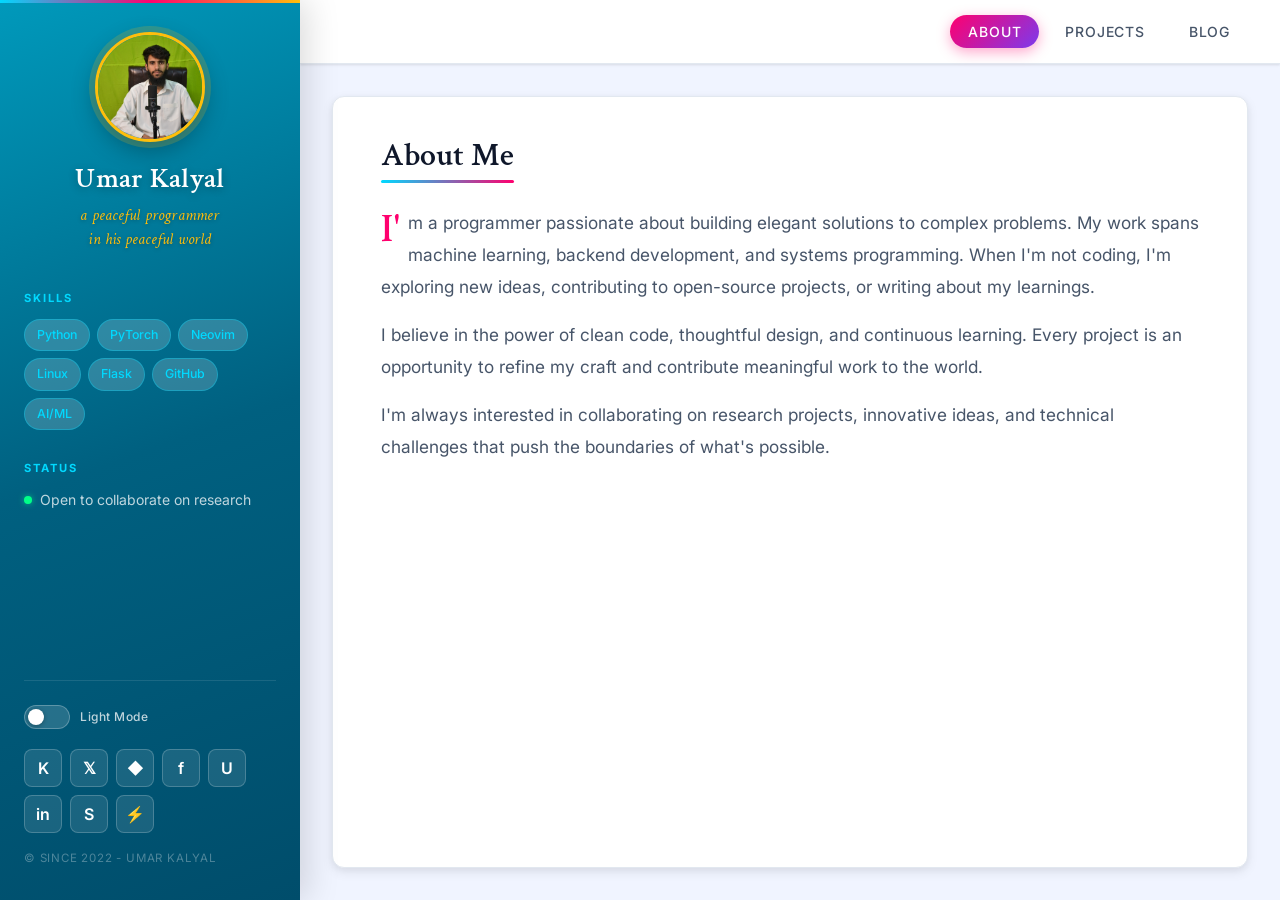
<file: index.html>
<!DOCTYPE html>
<html lang="en" data-theme="light">
<head>
    <meta charset="UTF-8">
    <meta name="viewport" content="width=device-width, initial-scale=1.0">
    <meta name="description" content="Umar Kalyal | A peaceful programmer in his peaceful world">
    <title>Umar Kalyal</title>
    <link rel="stylesheet" href="style.css">
    <link href="https://fonts.googleapis.com/css2?family=Crimson+Text:ital,wght@0,400;0,600;1,400&family=Inter:wght@300;400;500;600;700&display=swap" rel="stylesheet">
</head>
<body>
    <div class="container">

        <!-- ===== LEFT SIDEBAR ===== -->
        <aside class="sidebar">
            <div class="sidebar-content">

                <!-- Profile -->
                <header class="profile">
                    <img src="images/umarKalyal.jpg" class="profile-picture" alt="Umar Kalyal">
                    <div>
                        <h1 class="name">Umar Kalyal</h1>
                        <p class="tagline">a peaceful programmer<br>in his peaceful world</p>
                    </div>
                </header>

                <!-- Skills -->
                <section class="sidebar-section skills-section">
                    <h2 class="section-title">Skills</h2>
                    <ul class="skills-list">
                        <li>Python</li>
                        <li>PyTorch</li>
                        <li>Neovim</li>
                        <li>Linux</li>
                        <li>Flask</li>
                        <li>GitHub</li>
                        <li>AI/ML</li>
                    </ul>
                </section>

                <!-- Status -->
                <section class="sidebar-section status-section">
                    <h2 class="section-title">Status</h2>
                    <p class="status-text">Open to collaborate on research</p>
                </section>

            </div>

            <!-- Footer -->
            <footer class="sidebar-footer">
                <!-- Dark Mode Toggle -->
                <div class="theme-toggle">
                    <button class="theme-toggle-btn" id="themeToggle" aria-label="Toggle dark mode"></button>
                    <span class="theme-label" id="themeLabel">Light Mode</span>
                </div>

                <nav class="social-links">
                    <a href="https://www.kaggle.com/programmerx3d" class="social-icon" title="Kaggle" aria-label="Kaggle">K</a>
                    <a href="https://x.com/umarkalyal1" class="social-icon" title="X">𝕏</a>
                    <a href="https://www.instagram.com/umarkalyal1/" class="social-icon" title="Instagram">◆</a>
                    <a href="https://www.facebook.com/profile.php?id=61555589257742" class="social-icon" title="Facebook">f</a>
                    <a href="#" class="social-icon" title="Upwork">U</a>
                    <a href="https://www.linkedin.com/in/umarkalyal/" class="social-icon" title="LinkedIn">in</a>
                    <a href="https://www.skool.com/@umar-hasnat-6504" class="social-icon" title="Skool">S</a>
                    <a href="https://substack.com/@umarkalyal" class="social-icon" title="Substack">⚡</a>
                </nav>
                <p class="footer-text">&copy; Since 2022 - Umar Kalyal</p>
            </footer>
        </aside>

        <!-- ===== MAIN CONTENT ===== -->
        <main class="main-content">

            <!-- Navbar — links pushed to RIGHT -->
            <nav class="navbar">
                <ul class="nav-links">
                    <li><a href="index.html" class="nav-link active">About</a></li>
                    <li><a href="projects.html" class="nav-link">Projects</a></li>
                    <li><a href="blog.html" class="nav-link">Blog</a></li>
                </ul>
            </nav>

            <!-- Content -->
            <section class="content">
                <article class="about-section">
                    <h2>About Me</h2>
                    <p>
                        I'm a programmer passionate about building elegant solutions to complex problems.
                        My work spans machine learning, backend development, and systems programming.
                        When I'm not coding, I'm exploring new ideas, contributing to open-source projects,
                        or writing about my learnings.
                    </p>
                    <p>
                        I believe in the power of clean code, thoughtful design, and continuous learning.
                        Every project is an opportunity to refine my craft and contribute meaningful work to the world.
                    </p>
                    <p>
                        I'm always interested in collaborating on research projects, innovative ideas,
                        and technical challenges that push the boundaries of what's possible.
                    </p>
                </article>
            </section>

        </main>
    </div>

    <script>
        const html = document.documentElement;
        const btn = document.getElementById('themeToggle');
        const label = document.getElementById('themeLabel');

        // Load saved theme
        const saved = localStorage.getItem('theme') || 'light';
        html.setAttribute('data-theme', saved);
        label.textContent = saved === 'dark' ? 'Dark Mode' : 'Light Mode';

        btn.addEventListener('click', () => {
            const current = html.getAttribute('data-theme');
            const next = current === 'dark' ? 'light' : 'dark';
            html.setAttribute('data-theme', next);
            localStorage.setItem('theme', next);
            label.textContent = next === 'dark' ? 'Dark Mode' : 'Light Mode';
        });
    </script>
</body>
</html>
</file>
<file: style.css>
/* ============================================
   STYLE.CSS - Umar Kalyal Portfolio
   Vibrant, Modern Design with Dark/Light Mode
   ============================================ */

/* ===== GOOGLE FONTS ===== */
@import url('https://fonts.googleapis.com/css2?family=Crimson+Text:ital,wght@0,400;0,600;1,400&family=Inter:wght@300;400;500;600;700&display=swap');

/* ===== CSS VARIABLES - LIGHT MODE ===== */
:root {
    /* Brand Colors */
    --cyan: #00d9ff;
    --cyan-dark: #00a8c8;
    --pink: #ff006e;
    --pink-dark: #cc0058;
    --gold: #ffbe0b;
    --gold-dark: #e0a500;
    --purple: #7c3aed;

    /* Light Mode Surfaces */
    --bg-page: #f0f4ff;
    --bg-sidebar: linear-gradient(160deg, #0099bb 0%, #006080 50%, #004d6b 100%);
    --bg-main: #ffffff;
    --bg-card: #ffffff;
    --bg-navbar: #ffffff;
    --bg-skill: rgba(255,255,255,0.18);

    /* Light Mode Text */
    --text-primary: #0f172a;
    --text-secondary: #475569;
    --text-light: #94a3b8;
    --text-sidebar: #ffffff;
    --text-sidebar-muted: rgba(255,255,255,0.75);

    /* Light Mode Borders */
    --border: #e2e8f0;
    --border-card: #e2e8f0;

    /* Shadows */
    --shadow-sm: 0 1px 3px rgba(0,0,0,0.08), 0 1px 2px rgba(0,0,0,0.04);
    --shadow-md: 0 4px 12px rgba(0,0,0,0.08), 0 2px 6px rgba(0,0,0,0.04);
    --shadow-lg: 0 12px 32px rgba(0,0,0,0.10), 0 4px 12px rgba(0,0,0,0.06);
    --shadow-card-hover: 0 16px 40px rgba(255,0,110,0.18), 0 4px 12px rgba(255,0,110,0.10);
    --shadow-sidebar: 6px 0 32px rgba(0,0,0,0.15);

    /* Layout */
    --sidebar-width: 300px;
    --navbar-height: 64px;
    --radius: 12px;
    --radius-sm: 8px;
    --radius-pill: 999px;

    /* Transitions */
    --t-fast: 0.15s ease;
    --t-smooth: 0.28s cubic-bezier(0.4, 0, 0.2, 1);

    /* Fonts */
    --font-display: 'Crimson Text', Georgia, serif;
    --font-body: 'Inter', -apple-system, BlinkMacSystemFont, sans-serif;
}

/* ===== DARK MODE ===== */
[data-theme="dark"] {
    --bg-page: #0a0f1e;
    --bg-sidebar: linear-gradient(160deg, #0d1a24 0%, #071318 50%, #050d10 100%);
    --bg-main: #111827;
    --bg-card: #1e2638;
    --bg-navbar: #111827;
    --bg-skill: rgba(0,217,255,0.10);

    --text-primary: #f1f5f9;
    --text-secondary: #94a3b8;
    --text-light: #64748b;
    --text-sidebar: #e2f8ff;
    --text-sidebar-muted: rgba(200,240,255,0.65);

    --border: #1e2d3d;
    --border-card: #253044;

    --shadow-sm: 0 1px 3px rgba(0,0,0,0.4);
    --shadow-md: 0 4px 12px rgba(0,0,0,0.4);
    --shadow-lg: 0 12px 32px rgba(0,0,0,0.5);
    --shadow-card-hover: 0 16px 40px rgba(0,217,255,0.15), 0 4px 12px rgba(0,217,255,0.08);
    --shadow-sidebar: 6px 0 32px rgba(0,0,0,0.5);

    --cyan: #00d9ff;
    --pink: #ff4d9d;
    --gold: #ffca2c;
}

/* ===== RESET ===== */
*, *::before, *::after {
    margin: 0; padding: 0; box-sizing: border-box;
}
html { scroll-behavior: smooth; }
body {
    font-family: var(--font-body);
    background: var(--bg-page);
    color: var(--text-primary);
    line-height: 1.65;
    font-size: 16px;
    transition: background var(--t-smooth), color var(--t-smooth);
}

/* ===== TYPOGRAPHY ===== */
h1,h2,h3,h4 {
    font-family: var(--font-display);
    line-height: 1.2;
    font-weight: 600;
}
h2 { font-size: 2rem; margin-bottom: 1.5rem; }
h3 { font-size: 1.4rem; }
p { margin-bottom: 1rem; color: var(--text-secondary); }
a { color: var(--pink); text-decoration: none; transition: color var(--t-fast); }
a:hover { color: var(--gold); }

/* ===== LAYOUT ===== */
.container {
    display: flex;
    min-height: 100vh;
}

/* ===== SIDEBAR ===== */
.sidebar {
    position: fixed;
    left: 0; top: 0;
    width: var(--sidebar-width);
    height: 100vh;
    display: flex;
    flex-direction: column;
    background: var(--bg-sidebar);
    box-shadow: var(--shadow-sidebar);
    padding: 2rem 1.5rem;
    overflow-y: auto;
    z-index: 1000;
    transition: background var(--t-smooth);
}

/* Sidebar top accent line */
.sidebar::before {
    content: '';
    position: absolute;
    top: 0; left: 0; right: 0;
    height: 3px;
    background: linear-gradient(90deg, var(--cyan), var(--pink), var(--gold));
}

.sidebar-content { flex: 1; }

/* ===== PROFILE ===== */
.profile {
    text-align: center;
    margin-bottom: 2.5rem;
    animation: fadeInDown 0.6s ease forwards;
}

.profile-picture {
    display: block;
    margin: 0 auto 1.25rem;
    width: 110px; height: 110px;
    border-radius: 50%;
    border: 3px solid var(--gold);
    object-fit: cover;
    box-shadow: 0 0 0 6px rgba(255,190,11,0.18), 0 8px 24px rgba(0,0,0,0.3);
    transition: transform var(--t-smooth), box-shadow var(--t-smooth);
}
.profile-picture:hover {
    transform: scale(1.05);
    box-shadow: 0 0 0 8px rgba(255,190,11,0.25), 0 12px 32px rgba(0,0,0,0.4);
}

.profile .name {
    font-family: 'Crimson Text', serif;
    font-size: 1.75rem;
    color: var(--text-sidebar);
    margin-bottom: 0.5rem;
    letter-spacing: 0.3px;
    text-shadow: 0 2px 8px rgba(0,0,0,0.3);
}

.profile .tagline {
    font-family: var(--font-display);
    font-style: italic;
    font-size: 1rem;
    color: var(--gold);
    margin: 0;
    line-height: 1.5;
    text-shadow: 0 1px 4px rgba(0,0,0,0.3);
    letter-spacing: 0.2px;
}

/* ===== SIDEBAR SECTIONS ===== */
.sidebar-section {
    margin-bottom: 2rem;
    animation: fadeInUp 0.6s ease forwards;
}

.section-title {
    font-family: var(--font-body);
    font-size: 0.7rem;
    font-weight: 700;
    text-transform: uppercase;
    letter-spacing: 2px;
    color: var(--cyan);
    margin-bottom: 0.85rem;
}

/* ===== SKILLS ===== */
.skills-list {
    list-style: none;
    display: flex;
    flex-wrap: wrap;
    gap: 7px;
}
.skills-list li {
    background: var(--bg-skill);
    color: var(--cyan);
    border: 1px solid rgba(0,217,255,0.35);
    padding: 5px 12px;
    border-radius: var(--radius-pill);
    font-size: 0.775rem;
    font-weight: 500;
    transition: all var(--t-smooth);
    cursor: default;
}
.skills-list li:hover {
    background: var(--cyan);
    color: #001a22;
    border-color: var(--cyan);
    transform: translateY(-2px) scale(1.06);
    box-shadow: 0 4px 12px rgba(0,217,255,0.35);
}

/* ===== STATUS ===== */
.status-text {
    color: var(--text-sidebar-muted);
    font-size: 0.875rem;
    margin: 0;
    line-height: 1.6;
    display: flex;
    align-items: center;
    gap: 8px;
}
.status-text::before {
    content: '';
    display: inline-block;
    width: 8px; height: 8px;
    border-radius: 50%;
    background: #00ff88;
    flex-shrink: 0;
    box-shadow: 0 0 6px rgba(0,255,136,0.6);
    animation: pulse 2s infinite;
}
@keyframes pulse {
    0%, 100% { box-shadow: 0 0 4px rgba(0,255,136,0.5); }
    50% { box-shadow: 0 0 10px rgba(0,255,136,0.9); }
}

/* ===== SIDEBAR FOOTER ===== */
.sidebar-footer {
    margin-top: auto;
    border-top: 1px solid rgba(255,255,255,0.10);
    padding-top: 1.5rem;
}

.social-links {
    display: flex;
    flex-wrap: wrap;
    gap: 8px;
    margin-bottom: 1rem;
}
.social-icon {
    display: inline-flex;
    align-items: center;
    justify-content: center;
    width: 38px; height: 38px;
    background: rgba(255,255,255,0.10);
    border: 1px solid rgba(255,255,255,0.20);
    border-radius: var(--radius-sm);
    color: var(--text-sidebar);
    font-weight: 600;
    font-size: 1rem;
    transition: all var(--t-smooth);
}
.social-icon:hover {
    background: var(--pink);
    border-color: var(--pink);
    color: #fff;
    transform: translateY(-3px) scale(1.12);
    box-shadow: 0 8px 20px rgba(255,0,110,0.45);
}
.footer-text {
    color: rgba(255,255,255,0.3);
    font-size: 0.72rem;
    text-transform: uppercase;
    letter-spacing: 0.8px;
    margin: 0;
}

/* ===== DARK MODE TOGGLE ===== */
.theme-toggle {
    display: flex;
    align-items: center;
    gap: 10px;
    margin-bottom: 1.25rem;
}
.theme-toggle-btn {
    position: relative;
    width: 46px; height: 24px;
    background: rgba(255,255,255,0.15);
    border: 1px solid rgba(255,255,255,0.25);
    border-radius: var(--radius-pill);
    cursor: pointer;
    transition: background var(--t-smooth);
    flex-shrink: 0;
}
.theme-toggle-btn::after {
    content: '';
    position: absolute;
    top: 3px; left: 3px;
    width: 16px; height: 16px;
    background: #fff;
    border-radius: 50%;
    transition: transform var(--t-smooth), background var(--t-smooth);
    box-shadow: 0 1px 4px rgba(0,0,0,0.3);
}
[data-theme="dark"] .theme-toggle-btn {
    background: rgba(0,217,255,0.3);
    border-color: rgba(0,217,255,0.5);
}
[data-theme="dark"] .theme-toggle-btn::after {
    transform: translateX(22px);
    background: var(--cyan);
}
.theme-label {
    font-size: 0.75rem;
    color: var(--text-sidebar-muted);
    font-weight: 500;
    letter-spacing: 0.5px;
    user-select: none;
}

/* ===== MAIN CONTENT ===== */
.main-content {
    margin-left: var(--sidebar-width);
    width: calc(100% - var(--sidebar-width));
    display: flex;
    flex-direction: column;
    min-height: 100vh;
}

/* ===== NAVBAR ===== */
.navbar {
    position: sticky;
    top: 0;
    background: var(--bg-navbar);
    border-bottom: 1px solid var(--border);
    padding: 0 2rem;
    height: var(--navbar-height);
    display: flex;
    align-items: center;
    justify-content: flex-end;
    z-index: 500;
    box-shadow: var(--shadow-sm);
    transition: background var(--t-smooth), border-color var(--t-smooth);
}

.nav-links {
    list-style: none;
    display: flex;
    gap: 0.5rem;
    align-items: center;
}
.nav-link {
    position: relative;
    padding: 8px 18px;
    border-radius: var(--radius-pill);
    font-weight: 500;
    font-size: 0.875rem;
    color: var(--text-secondary);
    text-transform: uppercase;
    letter-spacing: 0.8px;
    transition: all var(--t-smooth);
}
.nav-link:hover {
    color: var(--pink);
    background: rgba(255,0,110,0.07);
}
.nav-link.active {
    color: #fff;
    background: linear-gradient(135deg, var(--pink), var(--purple));
    box-shadow: 0 4px 14px rgba(255,0,110,0.35);
}
.nav-link.active:hover { color: #fff; }

/* ===== CONTENT AREA ===== */
.content {
    background: var(--bg-main);
    border-radius: var(--radius);
    padding: 2.5rem 3rem;
    margin: 2rem;
    box-shadow: var(--shadow-md);
    flex: 1;
    transition: background var(--t-smooth), box-shadow var(--t-smooth);
    border: 1px solid var(--border);
}
.content h2 {
    color: var(--text-primary);
    position: relative;
    display: inline-block;
    margin-bottom: 2rem;
}
.content h2::after {
    content: '';
    position: absolute;
    bottom: -8px; left: 0;
    width: 100%;
    height: 3px;
    background: linear-gradient(90deg, var(--cyan), var(--pink));
    border-radius: 2px;
}

/* ===== ABOUT ===== */
.about-section { animation: fadeIn 0.5s ease; }
.about-section p {
    font-size: 1.08rem;
    line-height: 1.85;
    color: var(--text-secondary);
}
.about-section p:first-of-type::first-letter {
    font-size: 2.4rem;
    font-family: var(--font-display);
    font-weight: 600;
    float: left;
    line-height: 1;
    margin: 4px 8px 0 0;
    color: var(--pink);
}

/* ===== CARD GRID ===== */
.card-grid {
    display: grid;
    grid-template-columns: repeat(auto-fill, minmax(320px, 1fr));
    gap: 1.5rem;
    margin-top: 1.5rem;
    animation: fadeIn 0.5s ease;
}
.card {
    background: var(--bg-card);
    border: 1px solid var(--border-card);
    border-radius: var(--radius);
    overflow: hidden;
    display: flex;
    flex-direction: column;
    transition: transform var(--t-smooth), box-shadow var(--t-smooth), border-color var(--t-smooth);
    box-shadow: var(--shadow-sm);
}
.card:hover {
    transform: translateY(-6px);
    box-shadow: var(--shadow-card-hover);
    border-color: var(--pink);
}
[data-theme="dark"] .card:hover { border-color: var(--cyan); }

.card-image {
    width: 100%; height: 220px;
    overflow: hidden;
    background: var(--border);
}
.card-image img {
    width: 100%; height: 100%;
    object-fit: cover;
    transition: transform var(--t-smooth);
}
.card:hover .card-image img { transform: scale(1.06); }

.card-body {
    padding: 1.5rem;
    display: flex;
    flex-direction: column;
    flex: 1;
}
.card-title {
    font-size: 1.25rem;
    color: var(--text-primary);
    margin-bottom: 0.75rem;
}
.card-description {
    color: var(--text-secondary);
    font-size: 0.9rem;
    line-height: 1.7;
    flex: 1;
    margin-bottom: 1rem;
}
.card-link {
    color: var(--pink);
    font-weight: 600;
    font-size: 0.85rem;
    display: inline-flex;
    align-items: center;
    gap: 6px;
    transition: all var(--t-fast);
    width: fit-content;
    padding: 6px 14px;
    border: 1.5px solid var(--pink);
    border-radius: var(--radius-pill);
}
.card-link:hover {
    background: var(--pink);
    color: #fff;
    gap: 10px;
    box-shadow: 0 4px 12px rgba(255,0,110,0.3);
}
[data-theme="dark"] .card-link { color: var(--cyan); border-color: var(--cyan); }
[data-theme="dark"] .card-link:hover { background: var(--cyan); color: #001a22; }

.blog-date {
    color: var(--cyan);
    font-size: 0.75rem;
    text-transform: uppercase;
    letter-spacing: 1px;
    margin-bottom: 0.5rem;
    font-weight: 600;
}
[data-theme="dark"] .blog-date { color: var(--gold); }

/* ===== ANIMATIONS ===== */
@keyframes fadeIn { from { opacity:0; } to { opacity:1; } }
@keyframes fadeInDown {
    from { opacity:0; transform:translateY(-12px); }
    to { opacity:1; transform:translateY(0); }
}
@keyframes fadeInUp {
    from { opacity:0; transform:translateY(12px); }
    to { opacity:1; transform:translateY(0); }
}

/* ===== SCROLLBAR ===== */
::-webkit-scrollbar { width: 8px; }
::-webkit-scrollbar-track { background: transparent; }
::-webkit-scrollbar-thumb {
    background: linear-gradient(180deg, var(--cyan), var(--pink));
    border-radius: 4px;
}

/* ===== RESPONSIVE ===== */
@media (max-width: 1024px) {
    .card-grid { grid-template-columns: repeat(auto-fill, minmax(280px, 1fr)); }
    .content { padding: 2rem; }
}

@media (max-width: 768px) {
    :root { --sidebar-width: 100%; }
    .container { flex-direction: column; }
    .sidebar {
        position: static;
        width: 100%;
        height: auto;
        flex-direction: row;
        flex-wrap: wrap;
        align-items: flex-start;
        padding: 1.5rem;
        gap: 1rem;
    }
    .sidebar-content { flex: 1 1 200px; }
    .sidebar::before { height: 3px; }
    .profile { text-align: left; margin-bottom: 0; display: flex; align-items: center; gap: 1rem; }
    .profile-picture { margin: 0; width: 72px; height: 72px; }
    .profile .name { font-size: 1.3rem; margin-bottom: 0.2rem; }
    .profile .tagline { font-size: 0.85rem; }
    .sidebar-section { display: none; }
    .sidebar-section.status-section { display: block; }
    .sidebar-footer {
        border-top: none; border-left: 1px solid rgba(255,255,255,0.1);
        padding-top: 0; padding-left: 1.5rem; margin-top: 0;
        flex: 0 0 auto;
    }
    .main-content { margin-left: 0; width: 100%; }
    .navbar { justify-content: center; }
    .content { margin: 1rem; padding: 1.5rem; }
    .card-grid { grid-template-columns: 1fr; }
}

@media (max-width: 480px) {
    .sidebar { flex-direction: column; }
    .sidebar-footer { border-left: none; border-top: 1px solid rgba(255,255,255,0.1); padding-left: 0; padding-top: 1rem; width: 100%; }
    .nav-links { gap: 0.25rem; }
    .nav-link { padding: 6px 12px; font-size: 0.8rem; }
}

/* ===== ACCESSIBILITY ===== */
@media (prefers-reduced-motion: reduce) {
    * { animation-duration: 0.01ms !important; transition-duration: 0.01ms !important; }
}
@media print {
    .sidebar, .navbar { display: none; }
    .main-content { margin-left: 0; }
}
</file>
